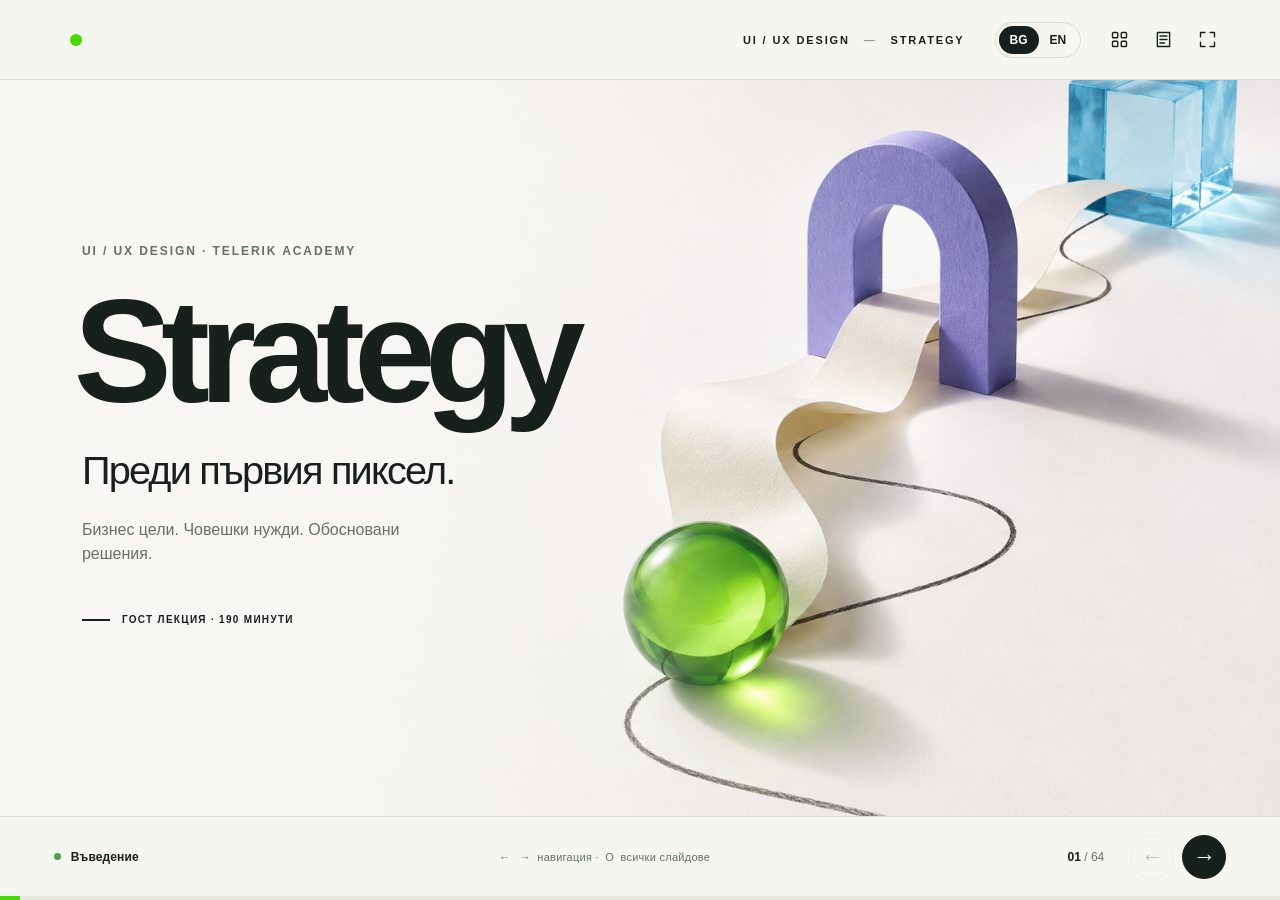
<file: index.html>
<!doctype html>
<html lang="en"><head><meta charset="utf-8"><meta name="viewport" content="width=device-width,initial-scale=1"><title>Strategy · Telerik Academy</title><meta http-equiv="refresh" content="0;url=presentation/"><script>location.replace('presentation/'+location.search+location.hash);</script></head><body><a href="presentation/">Open the Strategy presentation / Отвори презентацията</a></body></html>
</file>
<file: presentation/styles.css>
/* Palette sampled directly from M1-L3-Strategy-1.pdf. */
:root{--paper:#f6f6f0;--ink:#18201d;--muted:#657069;--green:#47db00;--brand:#43a747;--sage:#addf80;--violet:#6060e2;--lavender:#bfbff3;--blue:#b9e9fa;--line:#d8dcd3;--ease:cubic-bezier(.22,1,.36,1);font-family:'Avenir Next','Helvetica Neue',Arial,sans-serif;color:var(--ink);background:var(--paper);font-synthesis:none}
*{box-sizing:border-box}body{margin:0}button,a,input{ -webkit-tap-highlight-color:transparent}button{font:inherit;color:inherit;cursor:pointer}button:disabled{cursor:default;opacity:.25}button,a{touch-action:manipulation}button:focus-visible,a:focus-visible{outline:3px solid var(--violet);outline-offset:5px}button{border:0;background:none}a{color:inherit}svg{width:21px;height:21px;fill:none;stroke:currentColor;stroke-width:1.6;stroke-linecap:round;stroke-linejoin:round}.presentation-shell{height:100svh;min-height:540px;display:grid;grid-template-rows:80px minmax(0,1fr) 80px 4px;overflow:hidden}.topbar{padding:0 4.2vw;display:flex;align-items:center;gap:30px;border-bottom:1px solid var(--line);z-index:3;background:var(--paper)}.wordmark{font-size:24px;font-weight:800;letter-spacing:-1.5px;display:flex;align-items:baseline;gap:4px;padding:0}.wordmark span{font-size:14px;letter-spacing:-.5px;font-weight:500}.wordmark i{height:7px;width:7px;background:var(--green);border-radius:50%;align-self:center;margin-left:3px}.course-label{font-size:11px;font-weight:600;letter-spacing:.17em;margin-left:auto}.course-label span{margin:0 9px;color:#929990}.utilities{display:flex;align-items:center;gap:7px}.language-switch{display:flex;margin-right:13px;border:1px solid var(--line);border-radius:30px;padding:3px}.language-switch button{font-size:12px;font-weight:700;padding:7px 11px;border-radius:20px}.language-switch [aria-pressed=true]{background:var(--ink);color:white}.icon-button{width:37px;height:37px;display:grid;place-items:center;border-radius:50%}.icon-button:hover{background:#e7eadd}.bottom-bar{display:flex;align-items:center;justify-content:space-between;padding:0 4.2vw;border-top:1px solid var(--line);gap:20px;z-index:3;background:var(--paper)}.chapter-button{display:flex;gap:10px;align-items:center;font-size:12px;font-weight:600;padding:10px 0;letter-spacing:.01em}.chapter-dot{width:7px;height:7px;background:var(--brand);border-radius:50%}.navigation-hint{font-size:11px;color:var(--muted);letter-spacing:.025em}.navigation-hint kbd{font:inherit;margin:0 3px}.slide-navigation{display:flex;align-items:center;gap:8px}.slide-count{font-size:12px;font-variant-numeric:tabular-nums;margin-right:18px;color:var(--muted)}.slide-count b{color:var(--ink);font-weight:700}.arrow-button{font-size:23px;border:1px solid var(--line);width:44px;height:44px;border-radius:50%;transition:background .2s,transform .2s}.arrow-button.next{background:var(--ink);border-color:var(--ink);color:white}.arrow-button:not(:disabled):hover{background:var(--green);border-color:var(--green);color:var(--ink);transform:translateX(2px)}.progress-track{background:#e6e8df}#progress-fill{height:100%;background:var(--green);transition:width .5s var(--ease)}
.slide{position:relative;overflow:auto;view-transition-name:stage;isolation:isolate;outline:none}.slide-inner{max-width:1600px;height:100%;min-height:100%;margin:auto;padding:clamp(25px,4.5vh,62px) 6.4vw;display:flex;flex-direction:column;justify-content:center}.slide-header{margin-bottom:clamp(22px,4vh,46px)}.eyebrow{font-size:11px;letter-spacing:.16em;text-transform:uppercase;font-weight:700;display:block;margin-bottom:16px;color:var(--muted)}h1,h2,h3,p{margin:0}h1,h2{font-weight:600;letter-spacing:-.045em;line-height:1.06;text-wrap:balance}h1{font-size:clamp(36px,4.2vw,68px)}.subtitle{font-size:clamp(17px,1.6vw,25px);line-height:1.45;margin-top:18px;color:var(--muted);max-width:880px;text-wrap:pretty}.caption{font-size:12px;line-height:1.5;color:var(--muted);margin-top:25px}.content{min-height:0}.slide.type-cover{background:#f8f7f3}.cover-art{position:absolute;inset:0;width:100%;height:100%;object-fit:cover;z-index:-2}.cover-shade{position:absolute;inset:0;background:linear-gradient(90deg,#f8f7f3 0%,#f8f7f3ec 24%,#f8f7f320 58%,transparent 75%);z-index:-1}.cover-content{max-width:65%;padding-bottom:3vh}.cover-title{font-size:clamp(82px,11.5vw,184px);letter-spacing:-.075em;font-weight:600;line-height:1.05;margin-left:-.055em}.cover-subtitle{font-size:clamp(24px,3.1vw,48px);font-weight:500;letter-spacing:-.045em;margin-top:20px}.cover-caption{font-size:16px;max-width:320px;line-height:1.5;margin-top:25px;color:var(--muted)}.cover-meta{margin-top:48px;display:flex;align-items:center;gap:12px;font-size:10px;font-weight:700;letter-spacing:.13em}.cover-meta:before{content:'';width:28px;height:2px;background:var(--ink)}.roadmap{display:grid;grid-template-columns:repeat(4,1fr);gap:26px;padding:20px 0}.roadmap-item{border-top:2px solid var(--ink);padding-top:18px}.roadmap-item:last-child{border-color:var(--violet)}.roadmap-num{font-size:clamp(55px,7.4vw,116px);letter-spacing:-.065em;font-weight:500;line-height:1.2}.roadmap-item h3{font-size:clamp(20px,2.2vw,34px);letter-spacing:-.035em;font-weight:500;margin-top:18px}.roadmap-item small{display:block;margin-top:12px;color:var(--muted);font-size:13px}.split{display:grid;grid-template-columns:1.1fr 1fr;align-items:center;gap:7vw}.split .slide-header{margin:0}.question-lines{display:flex;flex-wrap:wrap;gap:11px;margin-top:30px}.question-lines span{font-size:14px;padding-bottom:6px;border-bottom:1px solid var(--ink)}.receipt{width:80%;max-width:390px;margin:auto;background:white;padding:32px;box-shadow:0 24px 60px #18201d12;transform:rotate(4deg);border-bottom:3px dashed #bbc1b3}.receipt-top{display:flex;justify-content:space-between;font-size:12px;letter-spacing:.08em}.receipt-time{font-size:clamp(60px,7vw,108px);letter-spacing:-.06em;margin:25px 0 0}.receipt-label{font-size:14px;color:var(--muted);margin-bottom:30px}.receipt-row{border-top:1px dashed #aab2a5;padding:14px 0;display:flex;justify-content:space-between;font-size:16px}.receipt-total{font-size:30px;font-weight:700}.receipt-footer{background:var(--green);text-align:center;padding:14px;font-size:14px;margin-top:12px}.stamp{display:inline-block;font-size:11px;letter-spacing:.08em;border:1.5px solid var(--ink);padding:7px 11px;transform:rotate(-7deg);margin-top:18px}
.type-story .slide-inner{padding-top:26px;padding-bottom:26px}.story-layout{display:grid;grid-template-columns:.75fr 1.45fr;gap:4vw;align-items:center}.story-copy h1{font-size:clamp(35px,4.6vw,74px)}.story-copy .subtitle{font-size:19px;max-width:350px}.story-art-wrap{position:relative}.story-art{width:100%;aspect-ratio:1.5;object-fit:cover;display:block;border:2px solid var(--ink);transform:rotate(-1.3deg);box-shadow:8px 9px 0 var(--lavender)}.comic-label{position:absolute;background:var(--green);padding:12px 18px;right:-12px;top:-15px;font-size:clamp(14px,1.5vw,22px);font-weight:800;transform:rotate(5deg);border:2px solid var(--ink);box-shadow:3px 3px 0 var(--ink);max-width:65%;text-align:center}.story-beats{display:flex;gap:20px;margin-top:32px;padding-top:19px;border-top:1px solid var(--line)}.story-beats span{font-size:clamp(13px,1.2vw,18px);flex:1}.story-beats b{font-weight:500;font-size:12px;color:var(--violet);margin-right:12px}.story-index{font-size:clamp(64px,8vw,125px);font-weight:500;letter-spacing:-.09em;color:var(--violet);line-height:1;margin-bottom:24px}
.flow{display:grid;grid-auto-flow:column;grid-auto-columns:1fr;gap:32px;align-items:start}.flow-item{position:relative;padding-top:22px;border-top:2px solid var(--ink)}.flow-item:after{content:'↗';position:absolute;right:0;top:24px;font-size:23px;color:var(--muted)}.flow-item:last-child:after{content:''}.flow-number{font-size:14px;color:var(--violet);margin-bottom:24px}.flow-item h3{font-size:clamp(22px,2.4vw,39px);font-weight:500;letter-spacing:-.035em;max-width:90%}.flow-item p{font-size:clamp(15px,1.3vw,20px);color:var(--muted);line-height:1.5;margin-top:18px;max-width:95%}.flow.five{gap:20px}.flow.five h3{font-size:clamp(19px,2vw,31px)}.flow.five .flow-item:after{font-size:18px;top:22px}.venn-wrap{height:350px;position:relative;width:530px;max-width:100%;margin:0 auto}.venn{position:absolute;width:250px;height:250px;border-radius:50%;display:flex;align-items:center;justify-content:center;text-align:center;mix-blend-mode:multiply;font-size:24px;letter-spacing:-.03em;font-weight:600}.venn.v1{background:var(--sage);left:20px;top:0;padding-right:50px}.venn.v2{background:#d7c6e4;right:20px;top:0;padding-left:50px}.venn.v3{background:var(--blue);bottom:0;left:140px;align-items:flex-end;padding-bottom:55px}.venn-center{position:absolute;left:50%;top:44%;transform:translate(-50%,-50%);font-size:22px;font-weight:800;background:var(--ink);color:white;border-radius:50%;width:70px;height:70px;display:grid;place-items:center}.definition{font-size:clamp(23px,2.7vw,42px);letter-spacing:-.025em;line-height:1.3;max-width:640px}.definition small{font-size:16px;display:block;margin-top:25px;letter-spacing:0;color:var(--muted);line-height:1.5}
.metric-row{display:flex;gap:4vw;align-items:center}.metric-number{font-size:clamp(85px,13vw,210px);line-height:1;letter-spacing:-.075em;font-weight:500}.metric-number.target{color:var(--brand)}.metric-arrow{font-size:clamp(45px,6vw,80px);color:var(--muted)}.metric-label{font-size:14px;color:var(--muted);margin-top:20px}.metric-facts{display:flex;gap:4vw;border-top:1px solid var(--line);padding-top:22px;margin-top:38px}.metric-facts span{font-size:16px}.metric-facts b{font-size:30px;display:block;margin-bottom:5px;font-weight:500;letter-spacing:-.04em}.waffle{display:grid;grid-template-columns:repeat(10,1fr);gap:7px;width:min(400px,100%);aspect-ratio:1;margin:auto}.waffle i{background:#dfe3d8;border-radius:4px;transition:background .3s}.waffle i.filled{background:var(--green)}.waffle.round i{border-radius:50%;background:var(--lavender)}.waffle.round i.filled{background:var(--violet)}.stat-value{font-size:clamp(70px,10vw,158px);letter-spacing:-.06em;line-height:1}.formula{font-size:clamp(18px,2.2vw,30px);color:var(--muted);line-height:1.5;margin-top:22px}.stat-note{font-size:14px;max-width:380px;color:var(--muted);margin-top:22px;line-height:1.5}.comparison{display:grid;grid-template-columns:1fr 1fr;gap:6vw}.comparison-side{padding:24px 0;border-top:2px solid var(--line)}.comparison-side.good{border-color:var(--brand)}.comparison-side small{font-size:11px;font-weight:700;letter-spacing:.12em;display:block;margin-bottom:25px;color:var(--muted)}.comparison-side p{font-size:clamp(25px,3vw,46px);line-height:1.25;letter-spacing:-.035em}.comparison-side.bad p{text-decoration:line-through;text-decoration-color:var(--violet);text-decoration-thickness:2px}.comparison-side em{font-size:15px;color:var(--muted);font-style:normal;display:block;margin-top:23px;line-height:1.5}.reveal-button,.text-button{font-size:14px;padding:12px 0;border-bottom:1px solid var(--ink);font-weight:600;display:inline-flex;align-items:center;gap:25px;margin-top:20px}.answer-placeholder{font-size:80px;color:var(--lavender);line-height:1}.is-revealed{animation:enter .45s var(--ease) both}.editorial-list{list-style:none;margin:0;padding:0}.editorial-list li{padding:20px 0;border-top:1px solid var(--line);display:grid;grid-template-columns:50px 1fr;gap:12px;align-items:baseline}.editorial-list li:first-child{border-color:var(--ink)}.editorial-list .index{font-size:13px;color:var(--violet);font-weight:600}.editorial-list .item-text{font-size:clamp(22px,2.5vw,38px);line-height:1.25;letter-spacing:-.03em}.editorial-list small{display:block;font-size:16px;line-height:1.5;color:var(--muted);letter-spacing:0;margin-top:8px}.type-list .slide-header{margin-bottom:25px}.question-grid{display:grid;grid-template-columns:1fr 1fr;gap:6vw}.question-grid .question{padding-top:24px;border-top:2px solid var(--ink)}.question-grid .question small{font-size:14px;margin-bottom:30px;display:block;color:var(--violet)}.question-grid .question p{font-size:clamp(28px,3.5vw,55px);line-height:1.17;letter-spacing:-.035em}
.type-exercise{background:var(--ink);color:var(--paper)}.type-exercise .eyebrow,.type-exercise .subtitle,.type-exercise .caption{color:#b7c3b5}.exercise-layout{display:grid;grid-template-columns:1.4fr .65fr;gap:7vw;align-items:center}.exercise-steps{list-style:none;padding:0;margin:30px 0 0}.exercise-steps li{display:grid;grid-template-columns:45px 1fr;gap:15px;border-top:1px solid #53624f;padding:17px 0;font-size:clamp(17px,1.6vw,24px);line-height:1.35}.exercise-steps b{color:var(--green);font-size:15px}.timer{font-size:clamp(60px,8vw,130px);letter-spacing:-.07em;font-variant-numeric:tabular-nums;line-height:1.1}.timer.finished{color:var(--green)}.timer-controls{display:flex;gap:12px;flex-wrap:wrap;margin-top:24px}.timer-controls button{font-size:13px;padding:12px 18px;border:1px solid currentColor;border-radius:30px}.timer-controls button:first-child{background:var(--green);color:var(--ink);border-color:var(--green)}.timer-label{font-size:12px;letter-spacing:.12em;margin-bottom:20px;text-transform:uppercase;color:inherit;opacity:.65}.type-break{background:var(--lavender)}.break-layout{display:grid;grid-template-columns:1fr 1fr;align-items:center;gap:7vw}.break-layout h1{font-size:clamp(45px,7vw,110px)}.break-layout .timer{font-size:clamp(80px,13vw,210px)}.type-break .timer-controls button:first-child{background:var(--ink);color:white;border-color:var(--ink)}
.method-map{display:grid;grid-template-columns:1fr 1fr;gap:2px;background:var(--paper)}.method-cell{padding:24px 30px;background:#e9eddf;min-height:130px}.method-cell:nth-child(2){background:var(--lavender)}.method-cell:nth-child(3){background:var(--blue)}.method-cell:nth-child(4){background:var(--sage)}.method-cell small{font-size:11px;letter-spacing:.07em;text-transform:uppercase;opacity:.7}.method-cell h3{font-size:clamp(22px,2.6vw,39px);font-weight:500;letter-spacing:-.035em;margin-top:14px}.method-cell p{font-size:15px;margin-top:10px;line-height:1.35}.survey-chart{display:flex;flex-direction:column;gap:15px;width:100%;padding:6px 0}.survey-row{display:grid;grid-template-columns:180px 1fr 35px;gap:20px;align-items:center;font-size:15px}.survey-bar-track{height:30px;background:#e9ecdf}.survey-bar{height:100%;background:var(--violet);transform-origin:left;animation:grow .6s var(--ease)}.survey-row:nth-child(n+3) .survey-bar{background:var(--lavender)}.survey-row:last-child .survey-bar{background:#bec5ba}.survey-row b{font-size:17px;font-weight:600}.survey-summary{display:flex;align-items:baseline;gap:20px;margin-top:25px}.survey-summary strong{font-size:48px;letter-spacing:-.04em;font-weight:500}.survey-summary span{font-size:16px;color:var(--muted)}.data-table{width:100%;border-collapse:collapse;table-layout:fixed;font-size:clamp(17px,1.6vw,24px);line-height:1.35}.data-table th{text-align:left;padding:15px 20px;border-bottom:2px solid var(--ink);font-weight:500}.data-table td{padding:24px 20px;border-bottom:1px solid var(--line)}.data-table th:first-child,.data-table td:first-child{padding-left:0;font-size:15px;color:var(--muted);width:26%}.data-table th:last-child{color:var(--violet)}.data-table td:last-child{background:#bfbff322}.quote-layout{max-width:1060px}.quote-mark{font-size:110px;line-height:.8;color:var(--violet);font-family:Georgia,serif}.quote-text{font-size:clamp(27px,3.7vw,58px);letter-spacing:-.035em;line-height:1.23;max-width:1100px}.quote-byline{margin-top:25px;font-size:13px;color:var(--muted)}.quote-tabs{display:flex;gap:12px;margin-top:36px;flex-wrap:wrap}.quote-tabs button{border:1px solid var(--line);padding:10px 15px;font-size:13px;border-radius:30px}.quote-tabs button[aria-pressed=true]{background:var(--ink);color:var(--paper);border-color:var(--ink)}.quote-tabs span{margin-left:8px;opacity:.65}.value-statement{font-size:clamp(30px,4.5vw,70px);line-height:1.28;letter-spacing:-.04em;max-width:1150px}.value-statement mark{background:var(--sage);color:var(--ink);box-decoration-break:clone;-webkit-box-decoration-break:clone;padding:0 6px}.tool-list{display:grid;grid-template-columns:repeat(3,1fr);gap:35px}.tool{padding:25px 0;border-top:2px solid var(--ink)}.tool .tool-number{font-size:14px;color:var(--violet)}.tool h3{font-size:clamp(24px,2.8vw,44px);font-weight:500;letter-spacing:-.04em;margin:40px 0 15px}.tool p{font-size:clamp(16px,1.4vw,22px);line-height:1.5;color:var(--muted)}.tool small{display:block;font-size:12px;line-height:1.4;margin-top:25px}.demo-sheet{border-left:4px solid var(--green);background:white;padding:26px 32px}.demo-sheet p{font-size:clamp(19px,2vw,29px);line-height:1.55;letter-spacing:-.02em}.demo-sheet strong{font-weight:600}.demo-tags{font-size:12px;color:var(--muted);margin-top:20px;word-spacing:16px}.type-finish{background:var(--green)}.finish-title{font-size:clamp(60px,9.5vw,150px);letter-spacing:-.06em;max-width:1050px}.finish-line{font-size:clamp(20px,2.2vw,34px);margin-top:35px;max-width:750px;line-height:1.4}.finish-meta{margin-top:50px;font-size:13px;letter-spacing:.08em}.summary-path{display:flex;flex-direction:column;gap:0;max-width:1050px}.summary-step{display:flex;align-items:baseline;gap:30px;border-top:1px solid var(--line);padding:12px 0}.summary-step b{font-size:13px;color:var(--violet);font-weight:500}.summary-step h3{font-weight:500;font-size:clamp(25px,3vw,44px);letter-spacing:-.035em;min-width:240px}.summary-step p{font-size:17px;color:var(--muted)}
dialog{border:0;padding:35px;background:var(--paper);color:var(--ink);box-shadow:0 30px 100px #0003;max-height:90svh;overscroll-behavior:contain}dialog::backdrop{background:#18201dbb;backdrop-filter:blur(8px)}.dialog-top{display:flex;justify-content:space-between;align-items:flex-start;gap:25px;margin-bottom:25px}.dialog-top h2{font-size:36px}.close-button{font-size:30px;line-height:1;border:1px solid var(--line);border-radius:50%;width:40px;height:40px;flex-shrink:0}.overview-dialog{width:1100px;max-width:92vw;border-radius:12px}.overview-chapter{margin:30px 0 15px;font-size:14px;font-weight:700;color:var(--violet)}.overview-grid{display:grid;grid-template-columns:repeat(4,1fr);gap:10px}.overview-slide{text-align:left;padding:18px;background:#eaece3;border:1px solid transparent;min-height:94px;border-radius:4px;font-size:14px;line-height:1.3}.overview-slide:hover{background:#dfe3d4}.overview-slide[aria-current=true]{border-color:var(--ink);background:var(--sage)}.overview-slide small{display:block;font-size:11px;color:var(--muted);margin-bottom:10px}.materials-dialog{width:600px;max-width:92vw;margin:20px 20px 20px auto;min-height:calc(100svh - 40px);border-radius:12px}.materials-dialog h2{font-size:32px;margin:0}.materials-dialog p{font-size:17px;line-height:1.7;color:var(--muted);margin:16px 0}#blackout{position:fixed;inset:0;z-index:100;background:#000}#blackout button{position:absolute;inset:0;width:100%;height:100%}.sr-only{position:absolute;width:1px;height:1px;padding:0;margin:-1px;overflow:hidden;clip:rect(0,0,0,0);white-space:nowrap;border:0}.skip-link{position:absolute;z-index:200;left:20px;top:-100px;background:var(--ink);color:white;padding:12px}.skip-link:focus{top:15px}
@keyframes enter{from{opacity:0;transform:translateY(14px)}to{opacity:1;transform:translateY(0)}}@keyframes grow{from{transform:scaleX(.1)}to{transform:scaleX(1)}}@keyframes slide-in{from{opacity:0;transform:translateX(var(--travel,45px)) scale(.985)}to{opacity:1;transform:translateX(0) scale(1)}}@keyframes slide-out{from{opacity:1;transform:translateX(0)}to{opacity:0;transform:translateX(calc(var(--travel,45px) * -.6))}}::view-transition-old(root),::view-transition-new(root){animation:none}::view-transition-old(stage){animation:slide-out .25s ease both}::view-transition-new(stage){animation:slide-in .45s var(--ease) both}.animate-in .slide-header,.animate-in .cover-content{animation:enter .5s var(--ease) both}
@media(min-width:1700px){.slide-inner{padding-left:85px;padding-right:85px}}@media(max-height:760px) and (min-width:801px){.presentation-shell{grid-template-rows:64px minmax(0,1fr) 64px 3px}.slide-inner{padding-top:25px;padding-bottom:25px}.slide-header{margin-bottom:25px}h1{font-size:clamp(34px,3.7vw,55px)}.story-art{max-height:430px;object-fit:contain;background:white}.story-copy h1{font-size:44px}.story-index{font-size:75px;margin-bottom:15px}.venn-wrap{transform:scale(.85);height:320px}.waffle{max-width:310px}.editorial-list li{padding:14px 0}.flow-number{margin-bottom:16px}.quote-text{font-size:38px}.survey-chart{gap:9px}.survey-bar-track{height:23px}.caption{margin-top:17px}.metric-facts{margin-top:25px}.data-table td{padding:18px 20px}.summary-step{padding:8px 0}.summary-step h3{font-size:32px}}
@media(max-width:1000px){.course-label{display:none}.utilities{margin-left:auto}.navigation-hint{display:none}.split{gap:4vw}.story-layout{gap:3vw}.story-copy .subtitle{font-size:17px}.flow{gap:20px}.flow-item h3{font-size:25px}.flow-item p{font-size:16px}.venn-wrap{width:440px;transform:scale(.85);transform-origin:center}.venn.v1{left:0}.venn.v2{right:0}.venn.v3{left:95px}.overview-grid{grid-template-columns:repeat(3,1fr)}}
@media(max-width:800px){.presentation-shell{height:100svh;min-height:0;grid-template-rows:64px minmax(0,1fr) 68px 3px}.topbar,.bottom-bar{padding-left:22px;padding-right:22px;gap:10px}.wordmark{font-size:21px}.wordmark span{font-size:12px}.utilities{gap:1px}.language-switch{margin-right:4px}.icon-button{width:31px;height:35px}#fullscreen-button{display:none}.slide-inner{height:auto;min-height:100%;padding:30px 28px;justify-content:center}.slide-header{margin-bottom:28px}h1{font-size:38px}.subtitle{font-size:18px}.cover-art{object-position:65%;opacity:.55}.cover-shade{background:linear-gradient(90deg,#f8f7f3f5,#f8f7f335)}.cover-content{max-width:100%}.cover-title{font-size:clamp(65px,14vw,112px)}.cover-subtitle{font-size:31px}.cover-caption{font-size:15px;max-width:280px}.cover-meta{margin-top:35px}.roadmap{grid-template-columns:repeat(2,1fr);gap:25px;padding:0}.roadmap-num{font-size:65px}.roadmap-item h3{font-size:24px;margin-top:6px}.roadmap-item small{font-size:12px;margin-top:8px}.split,.story-layout,.exercise-layout,.break-layout{grid-template-columns:1fr;gap:28px}.receipt{max-width:320px;padding:22px;transform:rotate(2deg)}.receipt-time{font-size:60px;margin-top:14px}.receipt-label{margin-bottom:15px}.receipt-row{padding:9px 0}.receipt-footer{padding:10px}.case-copy .question-lines{margin-top:18px}.story-index{font-size:58px;margin-bottom:12px}.story-copy h1{font-size:38px}.story-copy .subtitle{max-width:none;font-size:17px;margin-top:12px}.story-art{max-height:330px;object-fit:cover}.comic-label{font-size:14px;padding:8px 12px;right:0;top:-12px}.story-beats{gap:12px;margin-top:24px;padding-top:14px}.story-beats span{font-size:12px}.story-beats b{display:block;margin-bottom:5px}.flow,.flow.five{grid-auto-flow:row;grid-template-columns:1fr;gap:16px}.flow-item{padding-top:12px;display:grid;grid-template-columns:32px 1fr;gap:8px}.flow-number{margin:7px 0 0;font-size:12px}.flow-item h3,.flow.five h3{font-size:26px}.flow-item p{grid-column:2;margin-top:0;font-size:16px}.flow-item:after,.flow.five .flow-item:after{top:14px;font-size:18px}.venn-wrap{height:300px;transform:scale(.75);margin:-25px auto -35px;width:440px;max-width:none;left:50%;margin-left:-220px}.definition{font-size:25px}.definition small{font-size:15px;margin-top:15px}.metric-row{gap:20px}.metric-number{font-size:clamp(72px,16vw,130px)}.metric-arrow{font-size:35px}.metric-label{font-size:12px;margin-top:10px}.metric-facts{gap:20px;margin-top:25px}.metric-facts span{font-size:13px}.metric-facts b{font-size:23px}.waffle{max-width:240px;gap:5px}.stat-value{font-size:75px}.formula{font-size:22px;margin-top:12px}.stat-note{font-size:13px;margin-top:12px}.comparison{grid-template-columns:1fr;gap:24px}.comparison-side{padding:17px 0 0}.comparison-side small{margin-bottom:13px}.comparison-side p{font-size:29px}.comparison-side em{margin-top:12px;font-size:14px}.answer-placeholder{font-size:50px}.editorial-list li{grid-template-columns:28px 1fr;padding:16px 0}.editorial-list .item-text{font-size:25px}.editorial-list small{font-size:15px}.question-grid{grid-template-columns:1fr;gap:28px}.question-grid .question{padding-top:15px}.question-grid .question small{margin-bottom:15px}.question-grid .question p{font-size:30px}.timer{font-size:78px}.exercise-layout{gap:20px}.exercise-steps{margin-top:20px}.exercise-steps li{font-size:18px;padding:14px 0}.timer-controls{margin-top:12px}.timer-label{margin-bottom:8px;font-size:11px}.break-layout h1{font-size:60px}.break-layout .timer{font-size:110px}.method-map{grid-template-columns:1fr}.method-cell{min-height:0;padding:18px 22px}.method-cell h3{font-size:25px;margin-top:7px}.method-cell small{font-size:10px}.method-cell p{font-size:14px;margin-top:6px}.survey-row{grid-template-columns:120px 1fr 20px;gap:12px;font-size:12px}.survey-bar-track{height:24px}.survey-summary strong{font-size:40px}.survey-summary span{font-size:14px}.data-table{font-size:15px}.data-table th,.data-table td{padding:16px 10px}.data-table th:first-child,.data-table td:first-child{font-size:12px;width:23%}.quote-text{font-size:30px}.quote-mark{font-size:80px}.quote-tabs{gap:8px;margin-top:24px}.quote-tabs button{font-size:12px;padding:9px 11px}.quote-tabs span{display:none}.value-statement{font-size:34px}.tool-list{grid-template-columns:1fr;gap:24px}.tool{padding-top:16px}.tool h3{font-size:30px;margin:14px 0 10px}.tool p{font-size:16px}.tool small{margin-top:10px}.demo-sheet{padding:22px}.demo-sheet p{font-size:21px}.demo-tags{word-spacing:8px;line-height:1.9}.summary-step{gap:15px;padding:15px 0;flex-wrap:wrap}.summary-step h3{font-size:28px;min-width:0}.summary-step p{font-size:15px;width:100%;padding-left:32px}.finish-title{font-size:65px}.finish-line{font-size:24px}.finish-meta{margin-top:35px;font-size:11px}.chapter-button{font-size:10px;gap:7px}.slide-count{font-size:11px;margin-right:3px}.arrow-button{width:37px;height:37px;font-size:21px}.slide-navigation{gap:5px}.overview-dialog{padding:23px}.overview-grid{grid-template-columns:repeat(2,1fr)}.overview-slide{padding:13px;font-size:12px}.dialog-top h2{font-size:29px}.materials-dialog{padding:25px}.materials-dialog p{font-size:16px}}
@media(prefers-reduced-motion:reduce){*,*:before,*:after{animation:none!important;transition:none!important;scroll-behavior:auto!important}::view-transition-group(*),::view-transition-old(*),::view-transition-new(*){animation:none!important}}@media print{.topbar,.bottom-bar,.progress-track,dialog{display:none!important}.presentation-shell{height:auto;display:block}.slide{overflow:visible}.slide-inner{min-height:85vh}body{print-color-adjust:exact;-webkit-print-color-adjust:exact}}
/* Projection legibility and intentional line breaks. */
.caption{font-size:14px}.eyebrow{font-size:12px}.comparison-side p,.finish-title{white-space:pre-line}.metric-label{font-size:15px}.stat-note{font-size:16px}.story-beats span{font-size:clamp(14px,1.35vw,20px)}.tool small{font-size:14px}.type-statement{background:#e7efd9}.type-quotes{background:#ecebf9}.type-quotes .quote-tabs button{border-color:#c3c1df}.type-summary{background:#e8f2f5}
@media(max-width:800px){.caption{font-size:12px}.eyebrow{font-size:10px}.stat-note{font-size:14px}.metric-label{font-size:12px}.story-beats span{font-size:12px}.tool small{font-size:12px}}
/* Keep the navigation live while native view-transition snapshots animate. */
::view-transition{pointer-events:none}
:root{view-transition-name:none}
@media(min-width:801px){.finish-title{font-size:clamp(60px,7vw,105px);max-width:1200px}}
.wordmark{width:44px;height:44px;display:grid;place-items:center;flex-shrink:0}.wordmark i{width:12px;height:12px;margin:0}.roadmap-time{color:var(--ink);font-variant-numeric:tabular-nums;font-weight:600}.type-roadmap .caption{white-space:pre-line;line-height:1.8}.lecturer-layout{display:grid;grid-template-columns:1.2fr 1fr;align-items:center;gap:8vw}.lecturer-copy h1{font-size:clamp(42px,5.5vw,84px);max-width:700px}.lecturer-role{font-size:clamp(22px,2.3vw,34px);color:var(--violet);margin-top:25px;line-height:1.3}.lecturer-background{border-top:1px solid var(--line);padding-top:26px;margin-top:44px;max-width:620px}.lecturer-background p{font-size:clamp(18px,1.7vw,25px);color:var(--muted);line-height:1.5}.lecturer-portrait{position:relative;aspect-ratio:4/5;max-height:55vh;background:#e7e7f5;border:1px solid #d0cee7;display:flex;flex-direction:column;justify-content:center;align-items:center;transform:rotate(2deg);box-shadow:12px 12px 0 #addf8055}.lecturer-portrait svg{width:58%;height:auto;stroke:var(--violet);stroke-width:1;opacity:.55}.lecturer-portrait span{font-size:12px;text-transform:uppercase;letter-spacing:.14em;color:var(--muted);margin-top:20px}.lecturer-portrait i{position:absolute;right:-15px;top:20px;font-style:normal;font-size:38px;background:var(--green);padding:0 15px;transform:rotate(-8deg)}
@media(max-width:800px){.lecturer-layout{grid-template-columns:1fr;gap:30px}.lecturer-copy h1{font-size:42px}.lecturer-role{font-size:23px;margin-top:16px}.lecturer-background{margin-top:25px;padding-top:20px}.lecturer-background p{font-size:18px}.lecturer-portrait{width:230px;max-height:290px;justify-self:center}.lecturer-portrait span{font-size:10px}.type-roadmap .caption{font-size:12px}.wordmark{width:35px}}
.lecturer-portrait img{display:block;width:100%;height:100%;object-fit:cover;object-position:center;border-radius:inherit}.lecturer-background p{font-size:clamp(18px,1.55vw,23px);line-height:1.55}.lecturer-copy h1{max-width:640px}.lecturer-background{margin-top:30px;padding-top:22px}
/* Audience-facing tasks; facilitation stays in the speaker script. */
.exercise-task{max-width:1120px}.exercise-task .slide-header{margin-bottom:36px}.exercise-task h1{font-size:clamp(44px,5.4vw,82px)}.exercise-description{font-size:clamp(24px,2.5vw,38px);line-height:1.5;letter-spacing:-.02em;color:#e2e9de;max-width:1060px;text-wrap:pretty}.exercise-rule{width:110px;height:5px;background:var(--green);margin-top:44px}
.strategy-map{max-width:1000px;margin:auto}.strategy-execution{width:72%;margin:0 auto 16px;border:1px dashed #a9afa4;padding:15px 24px;color:var(--muted);text-align:center}.strategy-execution span,.strategy-boundary{font-size:11px;font-weight:700;letter-spacing:.15em}.strategy-execution p{font-size:19px;margin-top:8px}.strategy-boundary{text-align:right;border-top:2px solid var(--ink);padding-top:8px;margin-bottom:10px}.strategy-layer{display:flex;align-items:center;justify-content:space-between;gap:20px;margin:7px auto 0;padding:18px 30px}.strategy-layer h3{font-size:26px;font-weight:500;letter-spacing:-.03em}.strategy-layer p{font-size:18px;line-height:1.3}.layer-0{width:80%;background:var(--blue)}.layer-1{width:90%;background:var(--sage)}.layer-2{width:100%;background:var(--lavender)}
.strategy-canvas{display:grid;grid-template-columns:repeat(6,1fr);gap:14px}.canvas-field{grid-column:span 2;background:#e9eddf;padding:25px 28px;min-height:150px;border-top:2px solid var(--ink)}.canvas-field:nth-child(2){background:var(--lavender)}.canvas-field:nth-child(3){background:var(--blue)}.canvas-field:nth-child(4),.canvas-field:nth-child(5){grid-column:span 3}.canvas-field>span{font-size:12px;color:var(--muted)}.canvas-field h3{font-size:clamp(22px,2vw,31px);font-weight:500;letter-spacing:-.035em;margin-top:16px}.canvas-field p{font-size:17px;margin-top:9px;line-height:1.4;color:var(--muted)}
.duo-examples{display:grid;grid-template-columns:1fr 1fr;gap:40px}.duo-example{display:flex;align-items:center;gap:24px}.duo-phone{width:190px;min-width:160px;height:250px;border:1px solid #d7d6e6;border-radius:25px;display:flex;flex-direction:column;align-items:center;justify-content:space-between;padding:22px 16px;text-align:center;box-shadow:7px 7px 0 #bfbff355;background:white}.duo-phone small{font-size:9px;letter-spacing:.08em}.duo-phone strong{font-weight:500;font-size:20px}.subscription{background:#32386a;color:white;border-color:#32386a}.duo-symbol{font-size:70px;line-height:1;color:var(--lavender)}.duo-mock-button{background:var(--sage);color:var(--ink);border-radius:10px;padding:12px 18px;font-size:13px;width:100%}.duo-streak-number{font-size:74px;line-height:1;color:var(--violet);font-weight:600;letter-spacing:-.05em}.duo-streak-number span{display:block;font-size:13px;letter-spacing:0;margin-top:6px}.duo-days{display:flex;gap:4px}.duo-days i{font-size:11px;font-style:normal;display:grid;place-items:center;width:18px;height:18px;border-radius:50%;background:var(--sage)}.duo-explanation h3{font-size:clamp(24px,2.4vw,36px);font-weight:500;letter-spacing:-.04em}.duo-explanation p{font-size:19px;line-height:1.4;color:var(--muted);margin-top:10px;max-width:240px}.duo-lifecycle{display:grid;grid-template-columns:repeat(3,1fr);gap:30px;border-top:1px solid var(--line);margin-top:28px;padding-top:16px}.duo-lifecycle span{font-size:15px;color:var(--violet)}.duo-lifecycle b{display:block;font-size:14px;line-height:1.4;font-weight:400;color:var(--muted);margin-top:5px}
@media(max-height:760px) and (min-width:801px){.strategy-execution{padding:10px 20px;margin-bottom:10px}.strategy-layer{padding:12px 24px}.canvas-field{min-height:125px;padding:16px 22px}.duo-phone{height:220px}.duo-lifecycle{margin-top:20px}.type-duolingo .slide-header,.type-canvas .slide-header,.type-strategy-map .slide-header{margin-bottom:22px}}
@media(max-width:800px){.exercise-task h1{font-size:42px}.exercise-description{font-size:25px;line-height:1.5}.exercise-rule{margin-top:30px}.strategy-execution{width:90%;padding:15px}.strategy-execution p{font-size:16px}.strategy-layer{display:block;padding:15px 18px}.strategy-layer h3{font-size:24px}.strategy-layer p{font-size:16px;margin-top:5px}.strategy-canvas{grid-template-columns:1fr;gap:12px}.canvas-field,.canvas-field:nth-child(4),.canvas-field:nth-child(5){grid-column:auto;min-height:0;padding:18px 22px}.canvas-field h3{font-size:24px;margin-top:9px}.canvas-field p{font-size:16px}.duo-examples{grid-template-columns:1fr;gap:28px}.duo-example{gap:20px}.duo-phone{width:142px;min-width:142px;height:218px;padding:18px 10px}.duo-phone strong{font-size:17px}.duo-explanation h3{font-size:24px}.duo-explanation p{font-size:16px}.duo-days{gap:3px}.duo-days i{width:14px;height:14px;font-size:9px}.duo-lifecycle{gap:12px}.duo-lifecycle span{font-size:12px}.duo-lifecycle b{font-size:12px}}
</file>
<file: presentation/case-study.css>
/* Interactive strategy pyramid and the nine-screen historical Duolingo case. */
.pyramid-layout{display:grid;grid-template-columns:1.15fr 1fr;gap:5vw;align-items:center}.pyramid-visual{position:relative;padding-right:75px}.pyramid-stack{height:350px;max-width:460px;margin:auto;position:relative;display:flex;flex-direction:column;align-items:center;gap:3px}.pyramid-level{position:relative;flex:1;width:100%;font-size:19px;font-weight:600;padding:0 5px;transition:filter .2s;clip-path:polygon(10% 0,90% 0,100% 100%,0 100%);background:var(--lavender)}.pyramid-level span{display:block;padding-top:10px}.pyramid-level-1{width:80%;background:var(--blue);clip-path:polygon(12.5% 0,87.5% 0,100% 100%,0 100%)}.pyramid-level-2{width:60%;background:var(--sage);clip-path:polygon(16.667% 0,83.333% 0,100% 100%,0 100%)}.pyramid-level-3{width:40%;background:#d8ddd5;clip-path:polygon(25% 0,75% 0,100% 100%,0 100%);font-size:14px}.pyramid-level-3 span{padding:15px 23px 0}.pyramid-level-4{width:20%;background:#e4e8df;clip-path:polygon(50% 0,100% 100%,0 100%);font-size:11px}.pyramid-level-4 span{padding-top:35px}.pyramid-level:hover{filter:brightness(.93)}.pyramid-level.selected{box-shadow:inset 0 -5px var(--ink)}.pyramid-level:focus-visible{outline:0;box-shadow:inset 0 -7px var(--violet);filter:brightness(.88)}.pyramid-cut{position:absolute;top:40%;left:18%;right:-65px;border-top:2px dashed var(--ink);pointer-events:none}.pyramid-key{position:absolute;right:0;top:0;height:100%;font-size:10px;letter-spacing:.1em;text-transform:uppercase;writing-mode:vertical-rl;display:flex;gap:25px}.pyramid-key span{height:35%;color:var(--muted);padding-top:20px}.pyramid-key b{height:58%;padding-top:20px}.pyramid-detail h2{font-size:clamp(26px,3vw,45px);max-width:430px}.pyramid-detail>p{font-size:22px;line-height:1.45;margin-top:18px;color:var(--muted)}.pyramid-example{border-top:1px solid var(--line);padding-top:22px;margin-top:25px}.pyramid-example small{font-size:10px;letter-spacing:.13em;color:var(--violet);font-weight:700}.pyramid-example p{font-size:22px;line-height:1.5;margin-top:12px}
.duo-inner{padding-top:25px;padding-bottom:25px;justify-content:center}.duo-series-label{display:flex;justify-content:space-between;font-size:11px;letter-spacing:.15em;font-weight:700;color:var(--muted);margin-bottom:25px}.duo-series-label span:first-child{color:#387937}.duo-opening{display:grid;grid-template-columns:1.5fr 1fr;gap:6vw;align-items:center}.duo-opening h1{font-size:clamp(38px,4.8vw,68px)}.duo-brand{text-align:center;position:relative}.duo-brand img{width:75%;max-height:270px;object-fit:contain}.duo-scribble{font-style:italic;display:block;transform:rotate(-5deg);font-size:21px;text-decoration:underline;text-decoration-style:wavy;text-decoration-color:var(--violet);text-underline-offset:7px}.duo-model{display:flex;gap:45px;margin-top:30px}.duo-model>span{font-size:23px;font-weight:600}.duo-model small{display:block;font-size:15px;font-weight:400;color:var(--muted);max-width:230px;margin-top:8px;line-height:1.45}.duo-journey{display:grid;grid-template-columns:repeat(5,1fr);gap:10px;margin-top:35px}.duo-journey button{text-align:left;padding:18px;background:#e7eddd;border-top:2px solid var(--ink);font-size:19px;display:flex;flex-wrap:wrap;justify-content:space-between;gap:10px}.duo-journey small{width:100%;font-size:11px;color:var(--muted)}.duo-journey button:hover{background:var(--sage)}
.duo-study{display:grid;grid-template-columns:1fr 1.15fr;gap:5vw;align-items:center}.duo-source{margin:0;padding:22px;background:#eaece5;border-radius:4px;position:relative}.duo-source:before{content:'';position:absolute;width:85px;height:20px;background:#addf80b8;left:36%;top:-8px;transform:rotate(-5deg)}.duo-source img{display:block;width:100%;height:clamp(230px,38vh,360px);object-fit:contain}.duo-source figcaption{font-size:10px;color:var(--muted);text-align:center;margin-top:14px}.duo-term{font-size:13px;font-weight:700;letter-spacing:.1em;text-transform:uppercase;color:#387937}.duo-reading h1{font-size:clamp(31px,3.4vw,49px);margin-top:10px}.duo-mechanism{font-size:18px;line-height:1.4;color:var(--muted);margin-top:12px}.duo-question{font-size:22px;line-height:1.35;letter-spacing:-.02em;margin:22px 0 15px;padding-left:15px;border-left:3px solid var(--violet)}.duo-reveal{display:flex;gap:25px;align-items:center;justify-content:space-between;border:1px solid var(--line);border-radius:30px;padding:10px 18px;font-size:13px}.duo-reveal:hover{background:var(--sage)}.duo-reveal span{font-size:21px}.duo-answer{min-height:170px;margin-top:16px}.duo-pending{font-size:18px;color:var(--muted);padding:20px 0;border-top:1px dashed var(--line);margin-top:18px}.duo-definition{font-size:18px;line-height:1.4}.duo-measure{margin-top:12px;padding:12px 16px;background:#e7eddd}.duo-measure small{font-size:10px;letter-spacing:.1em;font-weight:700;color:#387937}.duo-measure p{font-size:17px;line-height:1.35;margin-top:6px}.duo-caution{font-size:14px;line-height:1.4;color:var(--muted);margin-top:12px}.duo-inner>.caption{font-size:11px;margin-top:14px}.duo-inner>.slide-header{margin-bottom:25px}.duo-inner>.slide-header h1{font-size:clamp(32px,3.7vw,56px)}
.duo-check-layout,.duo-tradeoff-layout{display:grid;grid-template-columns:.85fr 1.15fr;align-items:center;gap:6vw}.duo-cohort{max-width:310px}.duo-cohort strong{font-size:75px;letter-spacing:-.06em;font-weight:500}.duo-cohort strong span{font-size:34px;color:var(--muted)}.duo-cohort>div{display:grid;grid-template-columns:repeat(10,1fr);gap:5px;margin:18px 0}.duo-cohort i{aspect-ratio:1;background:#e2e6da;border-radius:50%}.duo-cohort i.active{background:var(--brand)}.duo-cohort>small{font-size:10px;letter-spacing:.1em}.duo-choice-question{font-size:27px;margin-bottom:20px}.duo-options{display:grid;gap:10px}.duo-options button{display:flex;gap:15px;align-items:center;border:1px solid var(--line);padding:12px 18px;text-align:left;font-size:18px;border-radius:6px}.duo-options button>span{font-size:12px;font-weight:600;width:27px;height:27px;display:grid;place-items:center;border:1px solid var(--line);border-radius:50%;flex-shrink:0}.duo-options .chosen{background:var(--sage);border-color:#699b51}.duo-options button:hover{border-color:var(--brand)}.duo-feedback{font-size:17px;line-height:1.45;min-height:138px;margin-top:18px;color:var(--muted)}.duo-feedback b{font-size:16px;color:var(--ink)}.duo-feedback p{margin-top:6px}.duo-feedback .text-button{margin-top:9px;font-size:12px}.duo-notifications{padding:0 10px}.duo-notifications>div{padding:24px 18px;border:1px solid #b5b1dd;box-shadow:6px 6px 0 #d6d4ed;border-radius:8px;background:#ecebf9;font-size:23px;margin-bottom:18px;transform:rotate(-5deg)}.duo-notifications>div:nth-child(2){transform:rotate(3deg);margin-left:20px}.duo-notifications>div:nth-child(3){transform:rotate(-2deg);margin-left:40px}.duo-notifications .duo-scribble{margin-top:30px;text-align:center}.duo-bridge-question{font-size:30px;line-height:1.35;margin:15px 0 25px;letter-spacing:-.03em}.duo-bridge-flow{display:grid;grid-template-columns:repeat(4,1fr);gap:15px}.duo-bridge-flow>div{padding:25px 18px;background:#e7eddd;border-top:3px solid var(--brand)}.duo-bridge-flow>div:nth-child(2){background:var(--blue)}.duo-bridge-flow>div:nth-child(3){background:var(--lavender)}.duo-bridge-flow small{font-size:11px}.duo-bridge-flow h3{font-size:25px;font-weight:500;line-height:1.2;margin-top:18px}.duo-return{font-size:17px;color:var(--muted);margin-top:20px}.type-duo-bridge .duo-answer{min-height:200px}
@media(min-width:801px) and (max-height:760px){.pyramid-stack{height:295px}.pyramid-detail h2{font-size:30px}.pyramid-detail>p,.pyramid-example p{font-size:18px}.pyramid-example{margin-top:18px;padding-top:15px}.pyramid-level-4 span{padding-top:25px}.pyramid-level-3 span{padding-top:12px}.duo-inner{padding-top:18px;padding-bottom:18px}.duo-series-label{margin-bottom:16px}.duo-reading h1{font-size:35px}.duo-mechanism{font-size:16px;margin-top:8px}.duo-question{font-size:19px;margin:15px 0 12px}.duo-source img{height:285px}.duo-answer{margin-top:12px;min-height:155px}.duo-definition{font-size:16px}.duo-measure{padding:10px 14px;margin-top:8px}.duo-measure p{font-size:15px}.duo-caution{font-size:12px;margin-top:8px}.duo-inner>.slide-header h1{font-size:38px}.duo-inner>.slide-header{margin-bottom:18px}.duo-inner .subtitle{font-size:19px;margin-top:12px}.duo-cohort{max-width:235px}.duo-cohort strong{font-size:50px}.duo-cohort>div{gap:4px;margin:12px 0}.duo-feedback{min-height:110px;font-size:15px}.duo-options button{padding:10px 14px;font-size:16px}.duo-choice-question{font-size:24px;margin-bottom:14px}.duo-notifications>div{padding:18px;font-size:19px}.duo-brand img{max-height:210px}.duo-model{margin-top:22px}.duo-journey{margin-top:25px}}
@media(max-width:800px){.pyramid-layout{grid-template-columns:1fr;gap:30px}.pyramid-visual{padding-right:35px}.pyramid-stack{height:290px;max-width:420px}.pyramid-cut{right:-25px}.pyramid-key{font-size:9px}.pyramid-level-3{font-size:11px}.pyramid-level-3 span{padding:13px 8px 0}.pyramid-level-4{font-size:9px}.pyramid-level-4 span{padding-top:28px}.pyramid-detail h2{font-size:30px}.pyramid-detail>p,.pyramid-example p{font-size:18px}.duo-inner{padding:25px 6vw;display:block}.duo-opening,.duo-study,.duo-check-layout,.duo-tradeoff-layout{grid-template-columns:1fr;gap:28px}.duo-opening h1{font-size:38px}.duo-brand img{height:160px;width:auto}.duo-model{gap:25px}.duo-model small{font-size:13px}.duo-journey{grid-template-columns:1fr 1fr}.duo-journey button{font-size:17px;padding:16px}.duo-source img{height:235px}.duo-reading h1{font-size:34px}.duo-mechanism{font-size:17px}.duo-question{font-size:21px}.duo-answer{min-height:0}.duo-inner>.caption{margin-top:22px}.duo-cohort{max-width:235px;margin:auto}.duo-cohort strong{font-size:58px}.duo-feedback{min-height:0}.duo-bridge-flow{grid-template-columns:1fr 1fr}.duo-bridge-flow>div{padding:18px 14px}.duo-bridge-flow h3{font-size:22px}.duo-bridge-question{font-size:26px}.duo-notifications{max-width:300px}.duo-notifications>div{padding:15px;font-size:19px}.duo-inner>.slide-header h1{font-size:34px}.duo-inner .subtitle{font-size:18px}.duo-opening .subtitle{font-size:21px}.type-duo-bridge .duo-answer{min-height:0}}
</file>
